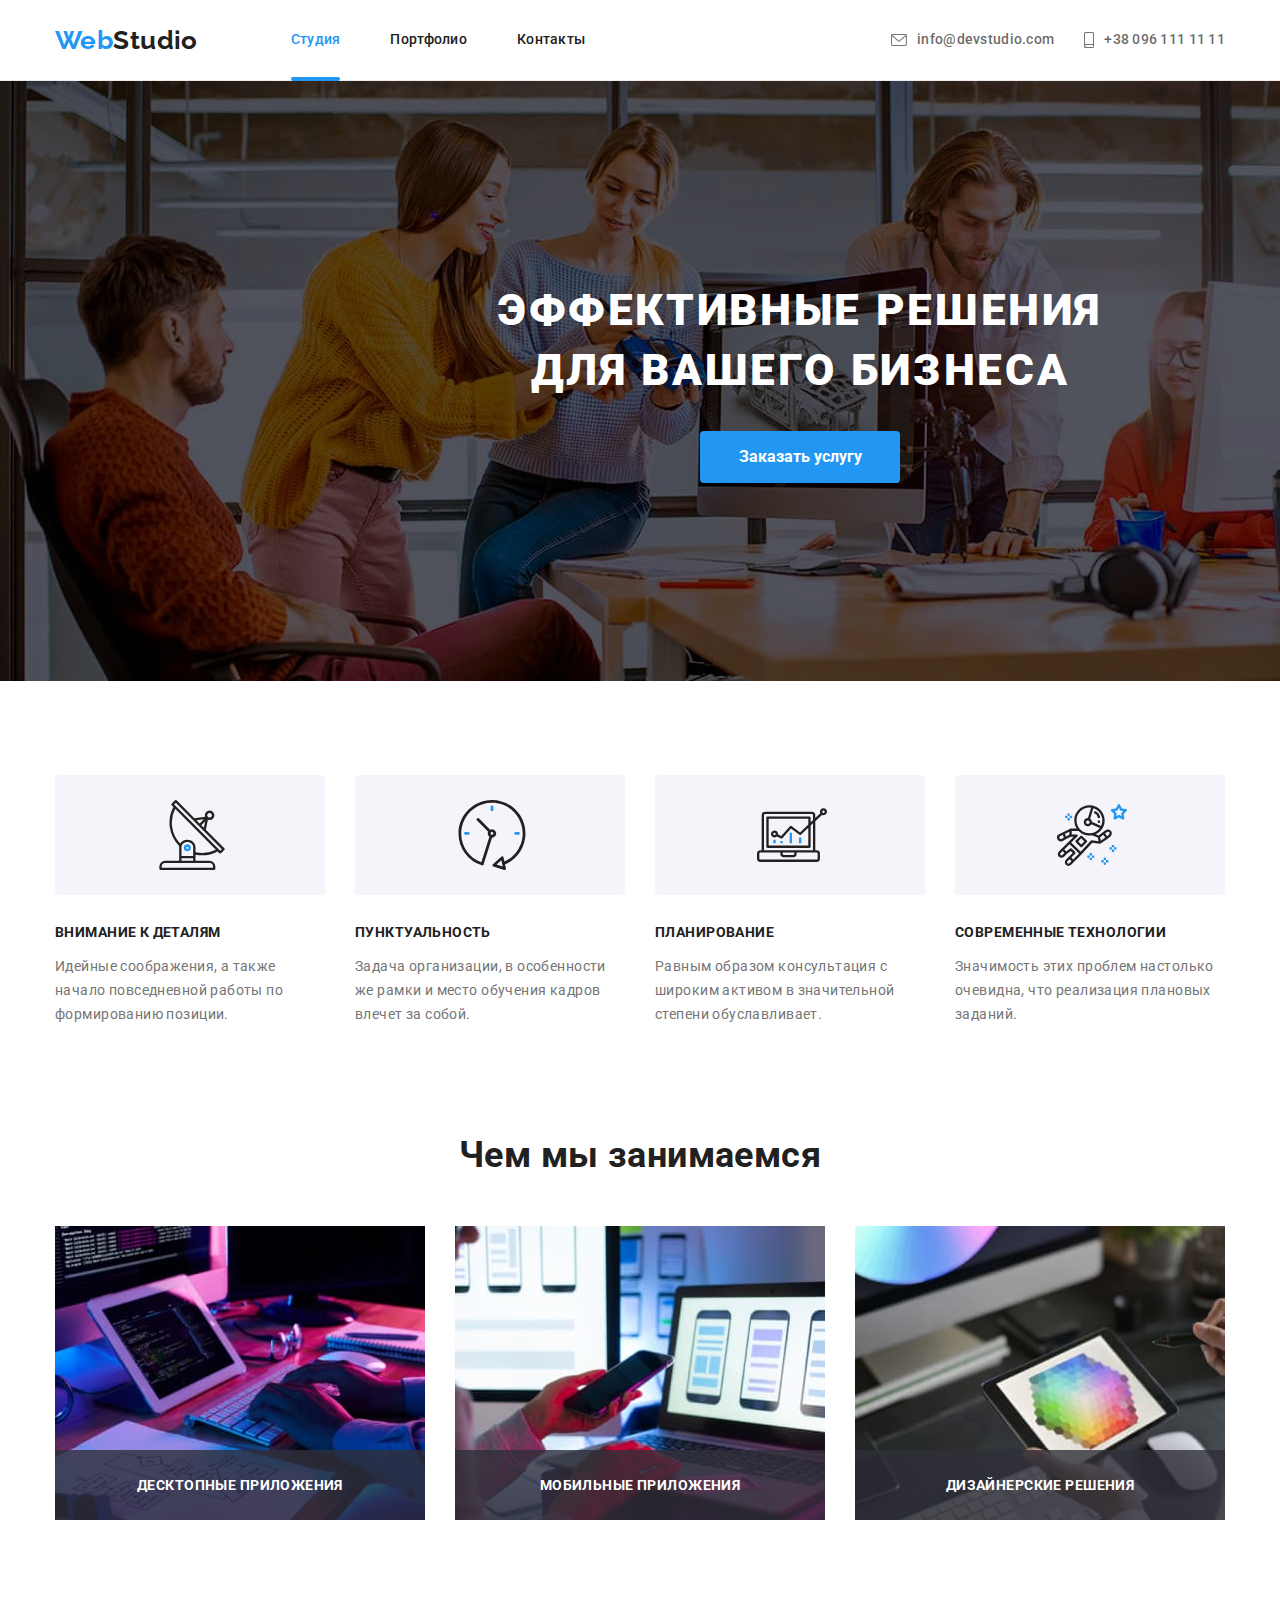
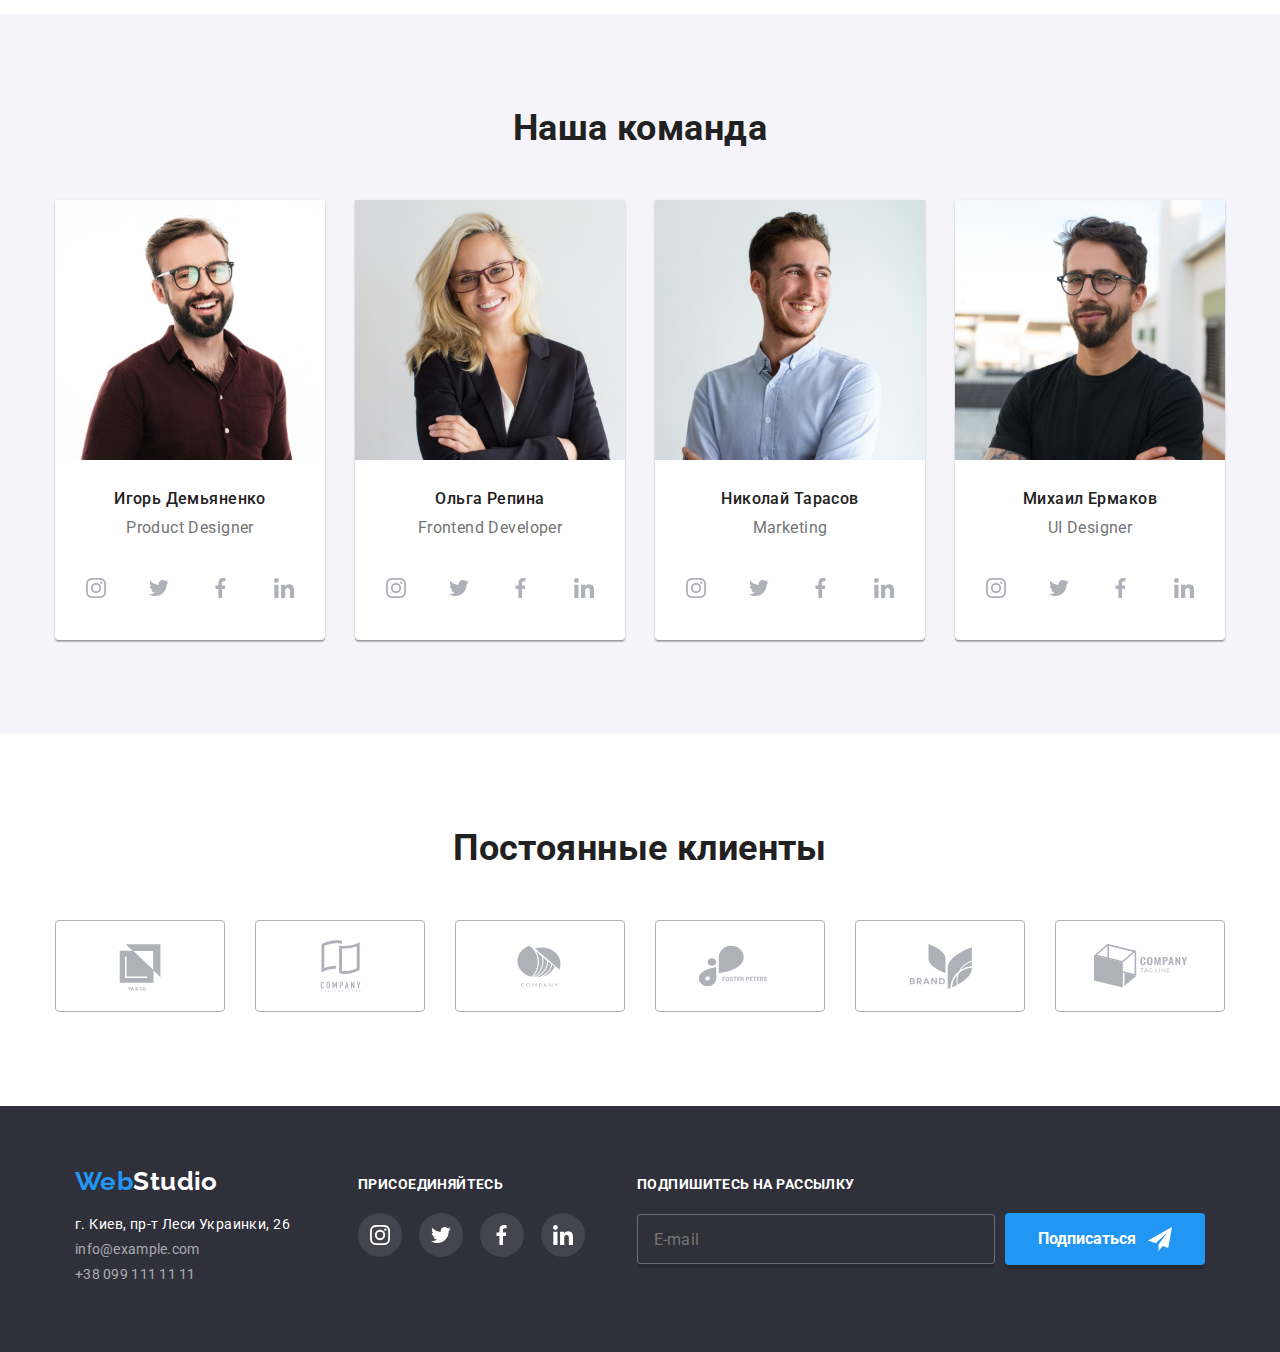
<file: index.html>
<!DOCTYPE html>
<html lang="ru">
  <head>
    <meta charset="UTF-8" />
    <meta http-equiv="X-UA-Compatible" content="IE=edge" />
    <meta name="viewport" content="width=device-width, initial-scale=1.0" />
    <title>WebStudio</title>
    <link
      href="https://fonts.googleapis.com/css2?family=Oleo+Script&family=Raleway:wght@700&family=Roboto:wght@400;500;700;900&display=swap"
      rel="stylesheet"
    />
    <link
      rel="stylesheet"
      href="https://cdnjs.cloudflare.com/ajax/libs/modern-normalize/1.1.0/modern-normalize.min.css"
    />
    <link rel="stylesheet" href="./css/styles.css" />
  </head>

  <body>
    <header class="header-border">
      <div class="container main-nav">
        <nav class="main-nav">
          <a class="first-letter" href="/"
            >Web<span class="second-letter first-letter">Studio</span></a
          >

          <ul class="site-nav list">
            <li class="item"><a class="link current" href="">Студия</a></li>
            <li class="item"><a class="link" href="./portfolio.html">Портфолио</a></li>
            <li class="item"><a class="link" href="">Контакты</a></li>
          </ul>
        </nav>

        <ul class="mail-phone-header link list">
          <li class="main-nav item">
            <a class="link icons-header current" href="mailto:info@devstudio.com">
              <svg class="first-icon" width="16" height="12">
                <use href="./images/icons.svg#envelope-hover"></use>
              </svg>
              info@devstudio.com
            </a>
          </li>
          <li class="main-nav item">
            <a class="link icons-header" href="tel:+380961111111">
              <svg class="first-icon" width="10" height="16">
                <use href="./images/icons.svg#smartphone"></use>
              </svg>
              +38 096 111 11 11</a
            >
          </li>
        </ul>
      </div>
    </header>

    <main>
      <section class="section padding overlay hero divide">
        <div class="container">
          <h1 class="hero-title">Эффективные решения <br />для вашего бизнеса</h1>
          <button class="button" type="button" data-modal-open>Заказать услугу</button>
        </div>
        <div class="backdrop is-hidden" data-modal>
          <div class="modal">
            <button data-modal-close class="button-modal">
            <svg class="" width="11" height="11">
              <use href="./images/icons.svg#x"></svg>
            </button>
            <form class="form js-speaker-form">
              <h2 class="modal-h2">Оставьте свои данные, мы вам перезвоним</h2>
              <div class="form-field">
                <label for="name">Имя</label>
                <input type="text" name="name" id="name" />
                <svg class="modal-icon" width="12" height="12">
                  <use href="./images/icons.svg#name"></use>
                </svg>
              </div>

              <div class="form-field">
                <label for="tel">Телефон</label>
                <input type="tel" name="tel" id="tel" />
                <svg class="modal-icon" width="13" height="13">
                  <use href="./images/icons.svg#phone"></use>
                </svg>
              </div>

              <div class="form-field">
                <label for="mail">Почта</label>
                <input type="email" name="mail" id="mail" />
                <svg class="modal-icon" width="16" height="12">
                  <use href="./images/icons.svg#email"></use>
                </svg>
              </div>

              <div class="form-field">
                <label for="comment">Комментарий</label>
                <textarea
                  class="comment"
                  name="comment"
                  id="comment"
                  rows="8"
                  placeholder="Введите текст"
                ></textarea>
              </div>

              <div class="form-field" style="font-size: 14px">
                <label class="label" for="policy">
                  <input class="checkbox" type="checkbox" name="policy" id="policy" />
                  <svg class="icon-checkbox" width="11" height="8">
                    <use href="./images/icons.svg#gal"></use>
                  </svg>
                  Соглашаюсь с рассылкой и принимаю
                  <a class="text-dog" href="">Условия договора</a></label
                >
              </div>

              <button class="button-modal-second" type="submit">Отправить</button>
            </form>
          </div>
        </div>
      </section>

      <section class="section">
        <div class="container">
          <ul class="feature-list list">
            <li class="item">
              <div class="feature-list-icon">
                <svg class="border-for-icon">
                  <use href="./images/icons.svg#antenna"></use>
                </svg>
              </div>
              <h3 class="title">ВНИМАНИЕ К ДЕТАЛЯМ</h3>
              <p class="feature-list-lower grey-text">
                Идейные соображения, а также начало повседневной работы по формированию позиции.
              </p>
            </li>
            <li class="item">
              <div class="feature-list-icon">
                <svg class="border-for-icon">
                  <use href="./images/icons.svg#clock"></use>
                </svg>
              </div>
              <h3 class="title">ПУНКТУАЛЬНОСТЬ</h3>
              <p class="feature-list-lower grey-text">
                Задача организации, в особенности же рамки и место обучения кадров влечет за собой.
              </p>
            </li>
            <li class="item">
              <div class="feature-list-icon">
                <svg class="border-for-icon">
                  <use href="./images/icons.svg#diagram"></use>
                </svg>
              </div>
              <h3 class="title">ПЛАНИРОВАНИЕ</h3>
              <p class="feature-list-lower grey-text">
                Равным образом консультация с широким активом в значительной степени обуславливает.
              </p>
            </li>
            <li class="item">
              <div class="feature-list-icon">
                <svg class="border-for-icon">
                  <use href="./images/icons.svg#astronaut"></use>
                </svg>
              </div>
              <h3 class="title">СОВРЕМЕННЫЕ ТЕХНОЛОГИИ</h3>
              <p class="feature-list-lower grey-text">
                Значимость этих проблем настолько очевидна, что реализация плановых заданий.
              </p>
            </li>
          </ul>
        </div>
      </section>

      <section class="divide section one-padding">
        <div class="container">
          <h2 class="divide-title">Чем мы занимаемся</h2>
          <ul class="list img-section">
            <li class="what-we-do item">
              <img
                src="./images/close-up-image-programer-working-his-desk-office.jpg"
                alt="Программист за работой"
                width="370"
              />
              <p class="text">Десктопные приложения</p>
            </li>
            <li class="what-we-do item">
              <img
                src="./images/web-ui-designers-are-developing-application-smartphones-team-creators-is-working-interface-mobile-phones.jpg"
                alt="Дизайнер создает интерфейс для мобильного приложения"
                width="370"
              />
              <p class="text">Мобильные приложения</p>
            </li>
            <li class="what-we-do item">
              <img
                src="./images/creative-artist-web-design-with-working-colour-selection-graphic-tablet.jpg"
                alt="Дизайнер работает с цветовой гаммой на графическом планшете"
                width="370"
              />
              <p class="text">Дизайнерские решения</p>
            </li>
          </ul>
        </div>
      </section>

      <section class="divide section page-our-team">
        <div class="container">
          <h2 class="divide-title">Наша команда</h2>
          <ul class="card-set list">
            <li class="item">
              <figure>
                <figcaption>
                  <img
                    src="./images/Igor_Demyanenko.jpg"
                    alt="Игорь Демьяненко-дизайнер продукта"
                    width="270"
                  />
                  <h4 class="second-divide-title">Игорь Демьяненко</h4>
                  <p class="third-divide-title">Product Designer</p>
                </figcaption>
              </figure>
              <ul class="block-icon list">
                <li class="icons-footer">
                  <a href="icons-footer">
                    <svg class="icon" width="20" height="20">
                      <use href="./images/icons.svg#instagram"></use>
                    </svg>
                  </a>
                </li>
                <li class="icons-footer">
                  <a href="icons-footer">
                    <svg class="icon" width="20" height="20">
                      <use href="./images/icons.svg#Twitter"></use>
                    </svg>
                  </a>
                </li>
                <li class="icons-footer">
                  <a href="icons-footer">
                    <svg class="icon" width="20" height="20">
                      <use href="./images/icons.svg#Facebook"></use>
                    </svg>
                  </a>
                </li>
                <li class="icons-footer">
                  <a href="icons-footer">
                    <svg class="icon" width="20" height="20">
                      <use href="./images/icons.svg#linkedin"></use>
                    </svg>
                  </a>
                </li>
              </ul>
            </li>

            <li class="item">
              <figure>
                <img
                  src="./images/Olga_Repina.jpg"
                  alt="Ольга Репина-фронтенд-разработчик"
                  width="270"
                />
                <figcaption>
                  <h4 class="second-divide-title">Ольга Репина</h4>
                  <p class="third-divide-title">Frontend Developer</p>
                </figcaption>
              </figure>
              <ul class="block-icon list">
                <li class="icons-footer">
                  <a href="icons-footer">
                    <svg class="icon" width="20" height="20">
                      <use href="./images/icons.svg#instagram"></use>
                    </svg>
                  </a>
                </li>
                <li class="icons-footer">
                  <a href="icons-footer">
                    <svg class="icon" width="20" height="20">
                      <use href="./images/icons.svg#Twitter"></use>
                    </svg>
                  </a>
                </li>
                <li class="icons-footer">
                  <a href="icons-footer">
                    <svg class="icon" width="20" height="20">
                      <use href="./images/icons.svg#Facebook"></use>
                    </svg>
                  </a>
                </li>
                <li class="icons-footer">
                  <a href="icons-footer">
                    <svg class="icon" width="20" height="20">
                      <use href="./images/icons.svg#linkedin"></use>
                    </svg>
                  </a>
                </li>
              </ul>
            </li>

            <li class="item">
              <figure>
                <img
                  src="./images/Nikolai_Tarasov.jpg"
                  alt="Николай Тарасов-маркетинг"
                  width="270"
                />
                <figcaption>
                  <h4 class="second-divide-title">Николай Тарасов</h4>
                  <p class="third-divide-title">Marketing</p>
                </figcaption>
              </figure>
              <ul class="block-icon list">
                <li class="icons-footer">
                  <a href="icons-footer">
                    <svg class="icon" width="20" height="20">
                      <use href="./images/icons.svg#instagram"></use>
                    </svg>
                  </a>
                </li>
                <li class="icons-footer">
                  <a href="icons-footer">
                    <svg class="icon" width="20" height="20">
                      <use href="./images/icons.svg#Twitter"></use>
                    </svg>
                  </a>
                </li>
                <li class="icons-footer">
                  <a href="icons-footer">
                    <svg class="icon" width="20" height="20">
                      <use href="./images/icons.svg#Facebook"></use>
                    </svg>
                  </a>
                </li>
                <li class="icons-footer">
                  <a href="icons-footer">
                    <svg class="icon" width="20" height="20">
                      <use href="./images/icons.svg#linkedin"></use>
                    </svg>
                  </a>
                </li>
              </ul>
            </li>

            <li class="item">
              <figure>
                <img
                  src="./images/Mikhail_Ermakov.jpg"
                  alt="Михаил Ермаков-дизайнер пользовательского интерфейса"
                  width="270"
                />
                <figcaption>
                  <h4 class="second-divide-title">Михаил Ермаков</h4>
                  <p class="third-divide-title">UI Designer</p>
                </figcaption>
              </figure>
              <ul class="block-icon list">
                <li class="icons-footer">
                  <a href="icons-footer">
                    <svg class="icon" width="20" height="20">
                      <use href="./images/icons.svg#instagram"></use>
                    </svg>
                  </a>
                </li>
                <li class="icons-footer">
                  <a href="icons-footer">
                    <svg class="icon" width="20" height="20">
                      <use href="./images/icons.svg#Twitter"></use>
                    </svg>
                  </a>
                </li>
                <li class="icons-footer">
                  <a href="icons-footer">
                    <svg class="icon" width="20" height="20">
                      <use href="./images/icons.svg#Facebook"></use>
                    </svg>
                  </a>
                </li>
                <li class="icons-footer">
                  <a href="icons-footer">
                    <svg class="icon" width="20" height="20">
                      <use href="./images/icons.svg#linkedin"></use>
                    </svg>
                  </a>
                </li>
              </ul>
            </li>
          </ul>
        </div>
      </section>

      <section class="divide section">
        <div class="container">
          <h2 class="divide-title">Постоянные клиенты</h2>
          <ul class="regular-customers list">
            <li class="logo-companies-icons">
              <svg class="logo" width="106" height="60">
                <use href="./images/icons.svg#Logo"></use>
              </svg>
            </li>
            <li class="logo-companies-icons">
              <svg class="logo" width="106" height="60">
                <use href="./images/icons.svg#Logo-1"></use>
              </svg>
            </li>
            <li class="logo-companies-icons">
              <svg class="logo" width="106" height="60">
                <use href="./images/icons.svg#Logo-2"></use>
              </svg>
            </li>
            <li class="logo-companies-icons">
              <svg class="logo" width="106" height="60">
                <use href="./images/icons.svg#Logo-3"></use>
              </svg>
            </li>
            <li class="logo-companies-icons">
              <svg class="logo" width="106" height="60">
                <use href="./images/icons.svg#Logo-4"></use>
              </svg>
            </li>
            <li class="logo-companies-icons">
              <svg class="logo" width="106" height="60">
                <use href="./images/icons.svg#Logo-5"></use>
              </svg>
            </li>
          </ul>
        </div>
      </section>
    </main>

    <footer class="works">
      <div class="container">
        <div class="flex-box">
          <div class="logo-footer">
            <div style="margin-bottom: 20px">
              <a class="first-letter" href=""
                >Web<span class="third-letter first-letter">Studio</span></a
              >
            </div>

            <address>
              <ul class="mail-phone-footer link list">
                <li class="adress item">г. Киев, пр-т Леси Украинки, 26</li>
                <li class="item">
                  <a class="link" href="mailto:info@example.com">info@example.com</a>
                </li>
                <li class="item"><a class="link" href="tel:+380991111111">+38 099 111 11 11</a></li>
              </ul>
            </address>
          </div>

          <div>
            <h2 class="header-footer">ПРИСОЕДИНЯЙТЕСЬ</h2>
            <ul class="list list-button">
              <li class="icons-footer" style="margin-right: 17px">
                <a href="">
                  <svg class="icon color-footer-icons" width="20" height="20">
                    <use href="./images/icons.svg#instagram"></use>
                  </svg>
                </a>
              </li>
              <li class="icons-footer" style="margin-right: 17px">
                <a href="">
                  <svg class="icon color-footer-icons" width="20" height="20">
                    <use href="./images/icons.svg#Twitter"></use>
                  </svg>
                </a>
              </li>
              <li class="icons-footer" style="margin-right: 17px">
                <a href="">
                  <svg class="icon color-footer-icons" width="20" height="20">
                    <use href="./images/icons.svg#Facebook"></use>
                  </svg>
                </a>
              </li>
              <li class="icons-footer">
                <a href="">
                  <svg class="icon color-footer-icons" width="20" height="20">
                    <use href="./images/icons.svg#linkedin"></use>
                  </svg>
                </a>
              </li>
            </ul>
          </div>
          <div>
            <h2 class="header-footer">ПОДПИШИТЕСЬ НА РАССЫЛКУ</h2>
            <div class="main-nav">
              <input
                class="futer-email"
                type="text"
                name="name"
                id="name"
                style="padding-left: 16px; font-size: 16px"
                placeholder="E-mail"
              />
              <div class="">
              <button class="futer-button button flex-box main-nav" style="margin-left: 10px">
                Подписаться
                <svg class=" main-nav" width="24" height="24" style="margin-left: 10px">
                  <use   href="./images/icons.svg#icon-send"></use>
                </svg>
              </button>
              </div>
            </div>
            </div>
          </div>
        </div>
      </div>
    </footer>
    <script src="./js/modal.js"></script>
    <script>
      (() => {
        document.querySelector('.js-speaker-form').addEventListener('submit', e => {
          e.preventDefault();

          new FormData(e.currentTarget).forEach((value, name) => console.log(`${name}: ${value}`));

          e.currentTarget.reset();
        });
      })();
    </script>
  </body>
</html>
</file>
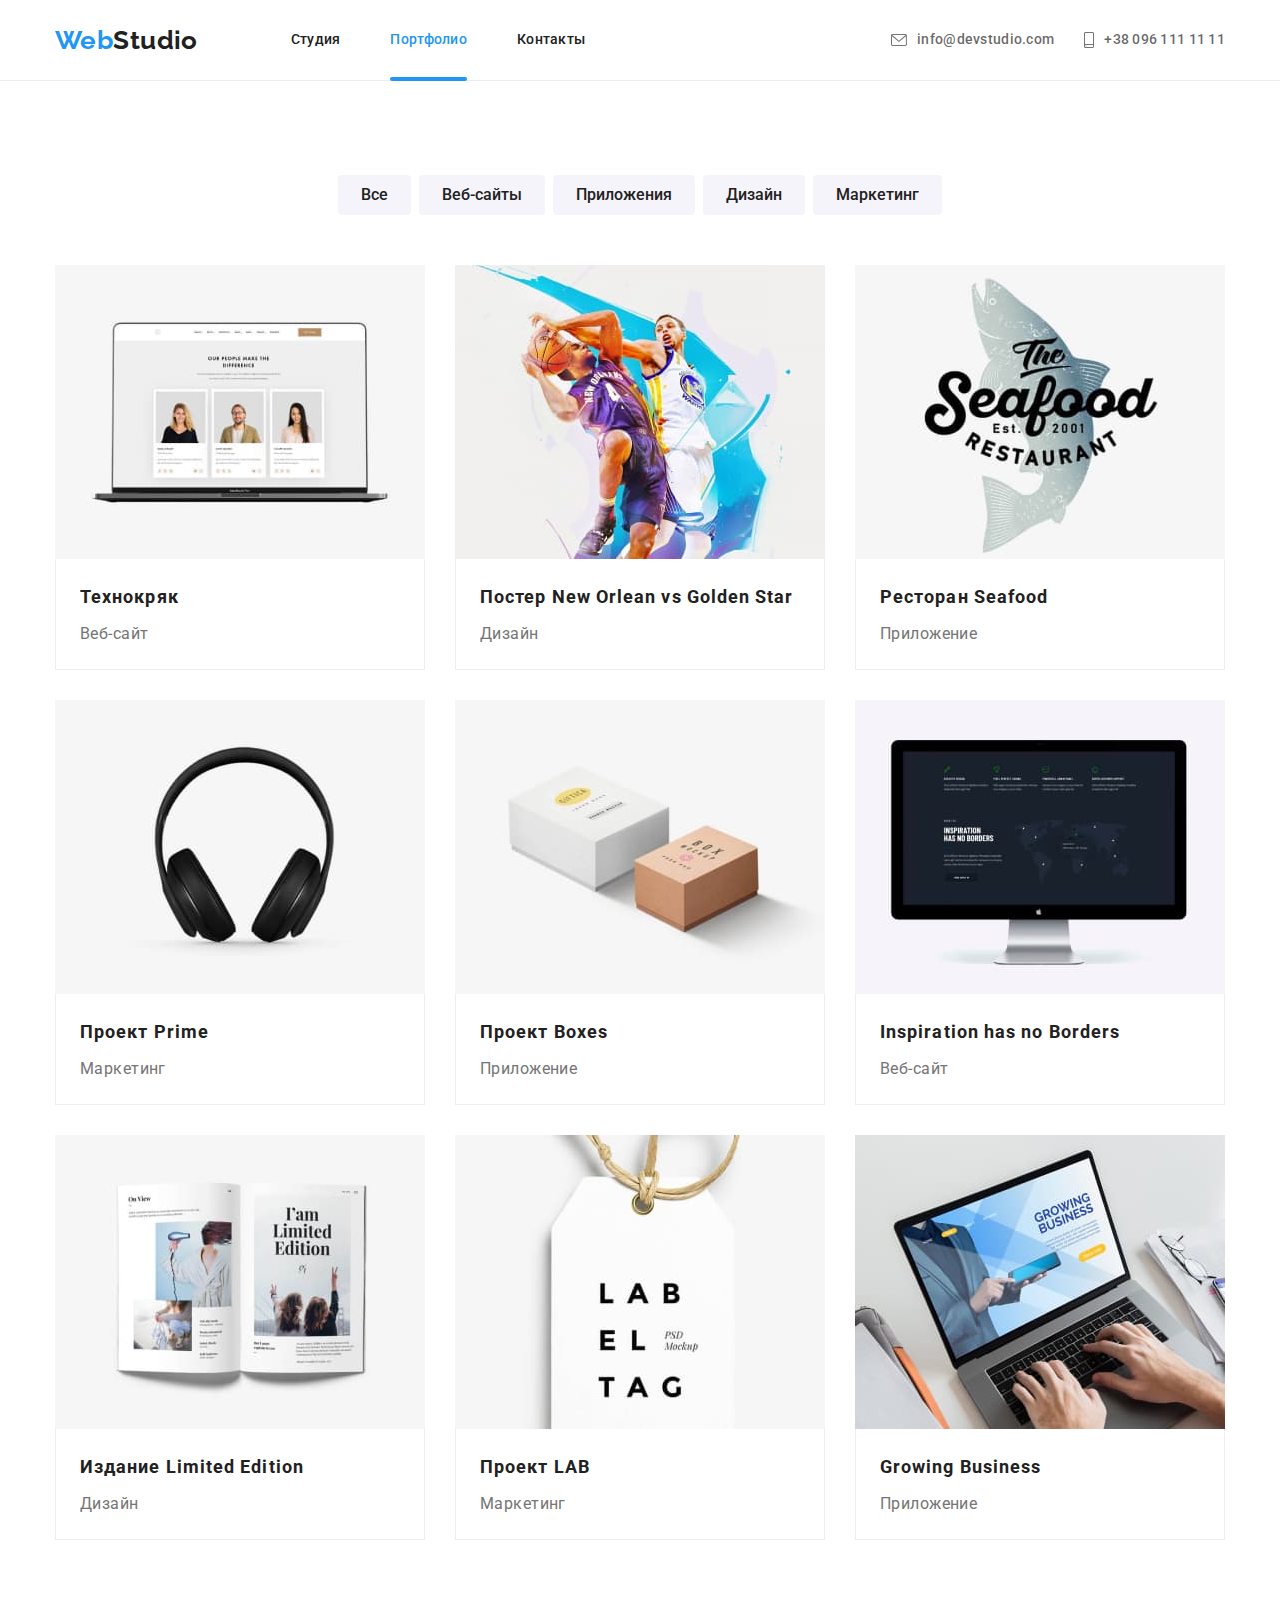
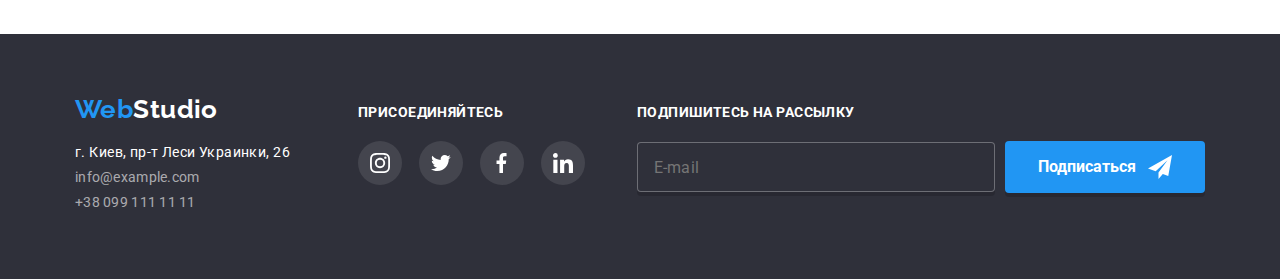
<file: portfolio.html>
<!DOCTYPE html>
<html lang="ru">
  <head>
    <meta charset="UTF-8" />
    <meta http-equiv="X-UA-Compatible" content="IE=edge" />
    <meta name="viewport" content="width=device-width, initial-scale=1.0" />
    <title>WebStudio</title>
    <link
      href="https://fonts.googleapis.com/css2?family=Oleo+Script&family=Raleway:wght@700&family=Roboto:wght@400;500;700;900&display=swap"
      rel="stylesheet"
    />
    <link
      rel="stylesheet"
      href="https://cdnjs.cloudflare.com/ajax/libs/modern-normalize/1.1.0/modern-normalize.min.css"
    />
    <link rel="stylesheet" href="./css/styles.css" />
  </head>

  <body>
    <header class="header-border">
      <div class="container main-nav">
        <nav class="main-nav">
          <a class="first-letter" href="/"
            >Web<span class="second-letter first-letter">Studio</span></a
          >

          <ul class="site-nav list">
            <li class="item"><a class="link" href="./index.html">Студия</a></li>
            <li class="item"><a class="link current" href="">Портфолио</a></li>
            <li class="item"><a class="link" href="">Контакты</a></li>
          </ul>
        </nav>

        <ul class="mail-phone-header link list">
          <li class="main-nav item">
            <a class="link icons-header current" href="mailto:info@devstudio.com">
              <svg class="first-icon" width="16" height="12">
                <use href="./images/icons.svg#envelope-hover"></use>
              </svg>
              info@devstudio.com
            </a>
          </li>
          <li class="main-nav item">
            <a class="link icons-header" href="tel:+380961111111">
              <svg class="first-icon" width="10" height="16">
                <use href="./images/icons.svg#smartphone"></use>
              </svg>
              +38 096 111 11 11</a
            >
          </li>
        </ul>
      </div>
    </header>

    <main>
      <section class="section one-padding-portfolio">
        <div class="container">
          <!--Скрытый заголовок это будет -->
          <h1 hidden>Cекция кнопок</h1>
          <ul class="list-button list">
            <li class="item">
              <button class="button-portfolio current" type="button">Все</button>
            </li>
            <li class="item">
              <button class="button-portfolio" type="button">Веб-сайты</button>
            </li>
            <li class="item">
              <button class="button-portfolio" type="button">Приложения</button>
            </li>
            <li class="item">
              <button class="button-portfolio" type="button">Дизайн</button>
            </li>
            <li class="item">
              <button class="button-portfolio" type="button">Маркетинг</button>
            </li>
          </ul>
        </div>
      </section>

      <section class="section one-padding feature-list-portfolio">
        <div class="container">
          <ul class="card-set-portfolio list">
            <li class="item">
              <figure class="cards-for-overlay">
                <div class="cards-for-overlay">
                  <img src="./images/web-site.jpg" alt="Технокряк" width="370" />
                  <div class="overlay1">
                    <p>
                      Ресурс предлагает комплексные предложения с разным уровнем функционала и
                      сервисов. Все это позволит посетителю получить исчерпывающие сведения о
                      компании или частном лице.
                    </p>
                  </div>
                </div>
                <figcaption class="border-figcaption">
                  <h2 class="h2">Технокряк</h2>
                  <p class="feature-list-portfolio-lower-text">Веб-сайт</p>
                </figcaption>
              </figure>
            </li>

            <li class="item">
              <figure class="cards-for-overlay">
                <div class="cards-for-overlay">
                  <img
                    src="./images/basketball_players.jpg"
                    alt="Постер New Orlean vs Golden Star"
                    width="370"
                  />
                  <div class="overlay1">
                    <p>
                      Ресурс предлагает комплексные предложения с разным уровнем функционала и
                      сервисов. Все это позволит посетителю получить исчерпывающие сведения о
                      компании или частном лице.
                    </p>
                  </div>
                </div>
                <figcaption class="border-figcaption">
                  <h2 class="h2">Постер New Orlean vs Golden Star</h2>
                  <p class="feature-list-portfolio-lower-text">Дизайн</p>
                </figcaption>
              </figure>
            </li>

            <li class="item">
              <figure class="cards-for-overlay">
                <div class="cards-for-overlay">
                  <img
                    src="./images/seafood_restaurant_logo.jpg"
                    alt="Ресторан Seafood"
                    width="370"
                  />
                  <div class="overlay1">
                    <p>
                      Ресурс предлагает комплексные предложения с разным уровнем функционала и
                      сервисов. Все это позволит посетителю получить исчерпывающие сведения о
                      компании или частном лице.
                    </p>
                  </div>
                </div>
                <figcaption class="border-figcaption">
                  <h2 class="h2">Ресторан Seafood</h2>
                  <p class="feature-list-portfolio-lower-text">Приложение</p>
                </figcaption>
              </figure>
            </li>

            <li class="item">
              <figure class="cards-for-overlay">
                <div class="cards-for-overlay">
                  <img src="./images/headphones.jpg" alt="Проект Prime" width="370" />
                  <div class="overlay1">
                    <p>
                      Ресурс предлагает комплексные предложения с разным уровнем функционала и
                      сервисов. Все это позволит посетителю получить исчерпывающие сведения о
                      компании или частном лице.
                    </p>
                  </div>
                </div>
                <figcaption class="border-figcaption">
                  <h2 class="h2">Проект Prime</h2>
                  <p class="feature-list-portfolio-lower-text">Маркетинг</p>
                </figcaption>
              </figure>
            </li>

            <li class="item">
              <figure class="cards-for-overlay">
                <div class="cards-for-overlay">
                  <img src="./images/project_boxes.jpg" alt="Проект Boxes" width="370" />
                  <div class="overlay1">
                    <p>
                      Ресурс предлагает комплексные предложения с разным уровнем функционала и
                      сервисов. Все это позволит посетителю получить исчерпывающие сведения о
                      компании или частном лице.
                    </p>
                  </div>
                </div>
                <figcaption class="border-figcaption">
                  <h2 class="h2">Проект Boxes</h2>
                  <p class="feature-list-portfolio-lower-text">Приложение</p>
                </figcaption>
              </figure>
            </li>

            <li class="item">
              <figure class="cards-for-overlay">
                <div class="cards-for-overlay">
                  <img
                    src="./images/inspiration_has_no_borders.jpg"
                    alt="Inspiration has no Borders"
                    width="370"
                  />
                  <div class="overlay1">
                    <p>
                      Ресурс предлагает комплексные предложения с разным уровнем функционала и
                      сервисов. Все это позволит посетителю получить исчерпывающие сведения о
                      компании или частном лице.
                    </p>
                  </div>
                </div>
                <figcaption class="border-figcaption">
                  <h2 class="h2">Inspiration has no Borders</h2>
                  <p class="feature-list-portfolio-lower-text">Веб-сайт</p>
                </figcaption>
              </figure>
            </li>

            <li class="item">
              <figure class="cards-for-overlay">
                <div class="cards-for-overlay">
                  <img
                    src="./images/limited_edition.jpg"
                    alt="Издание Limited Edition"
                    width="370"
                  />
                  <div class="overlay1">
                    <p>
                      Ресурс предлагает комплексные предложения с разным уровнем функционала и
                      сервисов. Все это позволит посетителю получить исчерпывающие сведения о
                      компании или частном лице.
                    </p>
                  </div>
                </div>
                <figcaption class="border-figcaption">
                  <h2 class="h2">Издание Limited Edition</h2>
                  <p class="feature-list-portfolio-lower-text">Дизайн</p>
                </figcaption>
              </figure>
            </li>

            <li class="item">
              <figure class="cards-for-overlay">
                <div class="cards-for-overlay">
                  <img src="./images/lab.jpg" alt="Проект LAB" width="370" />
                  <div class="overlay1">
                    <p>
                      Ресурс предлагает комплексные предложения с разным уровнем функционала и
                      сервисов. Все это позволит посетителю получить исчерпывающие сведения о
                      компании или частном лице.
                    </p>
                  </div>
                </div>
                <figcaption class="border-figcaption">
                  <h2 class="h2">Проект LAB</h2>
                  <p class="feature-list-portfolio-lower-text">Маркетинг</p>
                </figcaption>
              </figure>
            </li>

            <li class="item">
              <figure class="cards-for-overlay">
                <div class="cards-for-overlay">
                  <img src="./images/growing_business.jpg" alt="Growing Business" width="370" />
                  <div class="overlay1">
                    <p>
                      Ресурс предлагает комплексные предложения с разным уровнем функционала и
                      сервисов. Все это позволит посетителю получить исчерпывающие сведения о
                      компании или частном лице.
                    </p>
                  </div>
                </div>
                <figcaption class="border-figcaption">
                  <h2 class="h2">Growing Business</h2>
                  <p class="feature-list-portfolio-lower-text">Приложение</p>
                </figcaption>
              </figure>
            </li>
          </ul>
        </div>
      </section>
    </main>

    <footer class="works">
      <div class="container">
        <div class="flex-box">
          <div class="logo-footer">
            <div style="margin-bottom: 20px">
              <a class="first-letter" href=""
                >Web<span class="third-letter first-letter">Studio</span></a
              >
            </div>

            <address>
              <ul class="mail-phone-footer link list">
                <li class="adress item">г. Киев, пр-т Леси Украинки, 26</li>
                <li class="item">
                  <a class="link" href="mailto:info@example.com">info@example.com</a>
                </li>
                <li class="item"><a class="link" href="tel:+380991111111">+38 099 111 11 11</a></li>
              </ul>
            </address>
          </div>

          <div>
            <h2 class="header-footer">ПРИСОЕДИНЯЙТЕСЬ</h2>
            <ul class="list list-button">
              <li class="icons-footer" style="margin-right: 17px">
                <a href="">
                  <svg class="icon color-footer-icons" width="20" height="20">
                    <use href="./images/icons.svg#instagram"></use>
                  </svg>
                </a>
              </li>
              <li class="icons-footer" style="margin-right: 17px">
                <a href="">
                  <svg class="icon color-footer-icons" width="20" height="20">
                    <use href="./images/icons.svg#Twitter"></use>
                  </svg>
                </a>
              </li>
              <li class="icons-footer" style="margin-right: 17px">
                <a href="">
                  <svg class="icon color-footer-icons" width="20" height="20">
                    <use href="./images/icons.svg#Facebook"></use>
                  </svg>
                </a>
              </li>
              <li class="icons-footer">
                <a href="">
                  <svg class="icon color-footer-icons" width="20" height="20">
                    <use href="./images/icons.svg#linkedin"></use>
                  </svg>
                </a>
              </li>
            </ul>
          </div>
          <div>
            <h2 class="header-footer">ПОДПИШИТЕСЬ НА РАССЫЛКУ</h2>
            <div class="main-nav">
              <input
                class="futer-email"
                type="text"
                name="name"
                id="name"
                style="padding-left: 16px; font-size: 16px"
                placeholder="E-mail"
              />
              <div class="">
              <button class="button flex-box main-nav" style="margin-left: 10px">
                Подписаться
                <svg class="main-nav" width="24" height="24" style="margin-left: 10px">
                  <use href="./images/icons.svg#icon-send"></use>
                </svg>
              </button>
              </div>
            </div>
            </div>
          </div>
        </div>
      </div>
    </footer>
  </body>
</html>
</file>
<file: css/styles.css>
/*цвет основного текста background: #212121;*/
/*вторичный цвет текста background: #757575;*/
/*белый #FFFFFF*/
/*акцент #2196f3*/
/*вторичный цвет фона #F5F4FA*/

:root {
  --primary-text-color: #212121;
  --title-text-color: #757575;
  --accent-color: #2196f3;
  --primary-white-color: #ffffff;
  --second-background-color: #2F303A;
  --button-portfolio-background-color: #F5F4FA;
  --mail-phone-header-button: rgba(0, 0, 0, 0.6);
  --mail-phone-footer-button: rgba(255, 255, 255, 0.6);
  --card-set-icon-color: #AFB1B8;
  --footer-icons-color: rgba(255, 255, 255, 0.1);
}

*,
*::before,
*::after {
  box-sizing: border-box;
}

.flex-box {
  display: flex;
}

body {
  background-color: var(--primary-white-color);
  color: var(--primary-text-color);
  font-family: Roboto, sans-serif;
  font-size: 14px;
  line-height: 1.71;
  letter-spacing: 0.03em;
}

.container {
  margin-left: auto;
  margin-right: auto;
  padding-left: 15px;
  padding-right: 15px;
  width: 1200px;
}

/*логотип first second third*/

.first-letter {
  color: var(--accent-color);
  font-family: Raleway, sans-serif;
  font-weight: 700;
  font-size: 26px;
  line-height: 1.19;
  text-decoration: none;
}

.second-letter {
  color: var(--primary-text-color);
}

.third-letter {
  color: var(--primary-white-color);

}

/*list список*/

.list {
  padding: 0;
  margin: 0;
  list-style: none;
}


/*Page our team*/
.page-our-team {
  background-color: var(--button-portfolio-background-color)
}

/*main-nav*/
.main-nav {
  display: flex;
  align-items: center;
}

/*Site nav*/
.site-nav {
  display: flex;
  margin-left: 93px;
  transition-duration: 250ms;
  transition-timing-function: cubic-bezier(0.4, 0, 0.2, 1);
}

.site-nav .item+.item {
  margin-left: 50px;
}

.site-nav .link {
  position: relative;
  ;
  display: block;
  padding-top: 32px;
  padding-bottom: 32px;

  color: var(--primary-text-color);

  font-weight: 500;
  font-size: 14px;
  line-height: 1.14;
  letter-spacing: 0.02em;
  text-decoration: none;
  transition-duration: 250ms;
  transition-timing-function: cubic-bezier(0.4, 0, 0.2, 1);
}

.site-nav .link:hover,
.site-nav .link:focus {
  color: var(--accent-color);
}

.site-nav .link.current {
  color: var(--accent-color);
}

.site-nav .link.current::after {
  position: absolute;
  left: 0;
  bottom: 0;
  content: '';
  display: block;
  width: 100%;
  height: 4px;
  background-color: var(--accent-color);
  border-radius: 2px;
  bottom: -1px;
}

/*телефон и почта для хедера */

.mail-phone-header {
  display: flex;
  margin-left: auto;
}

.mail-phone-header .item+.item {
  display: flex;
  margin-left: 30px;
  justify-content: space-between;
  align-content: flex-end;
}

.mail-phone-header .link {
  display: contents;
  color: var(--mail-phone-header-button);

  font-style: normal;
  font-weight: 500;
  font-size: 14px;
  line-height: 1.14;
  letter-spacing: 0.02em;
  text-decoration: none;
  transition-duration: 250ms;
  transition-timing-function: cubic-bezier(0.4, 0, 0.2, 1);
}

.mail-phone-header .link:hover,
.mail-phone-header .link:focus {
  color: var(--accent-color);
}

.icons-header {
  display: flex;
  fill: var(--title-text-color);
  cursor: pointer;
  flex-direction: row;
  align-items: center;
  transition-duration: 250ms;
  transition-timing-function: cubic-bezier(0.4, 0, 0.2, 1);
}

.first-icon {
  margin-right: 10px;
}


.icons-header:hover {
  fill: var(--accent-color);
}




.header-border {
  border-bottom: 1px solid #ECECEC;
}

/*телефон и почта для футера */
.block-icon {
  display: flex;
  justify-content: space-evenly
}


.mail-phone-footer .item {
  margin-top: 0px;
  margin-bottom: 9px;
}

.mail-phone-footer .link {
  color: var(--mail-phone-footer-button);
  font-style: normal;
  font-size: 14px;
  line-height: 1.14;
  letter-spacing: 0.02em;
  text-decoration: none;
  transition-duration: 250ms;
  transition-timing-function: cubic-bezier(0.4, 0, 0.2, 1);
}

.mail-phone-footer .link:hover,
.mail-phone-footer .link:focus {
  color: var(--accent-color);
}


.header-footer {
  margin-left: 0;
  margin-bottom: 20px;
  color: var(--primary-white-color);
  font-size: 14px;
  font-style: normal;
  line-height: 1.14;
  padding-left: 0;
}

.logo-footer {
  width: 231px;
  color: var(--primary-white-color);

  font-style: normal;
  line-height: 1.14;
}

.adress {
  color: var(--primary-white-color);
  font-style: normal;
  width: 231px;
  margin-left: 0;
  margin-right: 0;
}

.icons-footer {
  display: flex;
  border: none;
  margin-bottom: 30px;
  width: 44px;
  height: 44px;
  border-radius: 50%;
  background-color: var(--footer-icons-color);
  cursor: pointer;
  fill: var(--card-set-icon-color);
  align-items: center;
  justify-content: center;
  transition-duration: 250ms;
  transition-timing-function: cubic-bezier(0.4, 0, 0.2, 1);
}

.icons-footer:hover {
  fill: var(--primary-white-color);
  background-color: var(--accent-color);
}

.hero {
  text-align: center;
}

.hero-title {
  margin-top: 0;
  margin-bottom: 30px;
  text-transform: uppercase;

  color: var(--primary-white-color);
  font-weight: 900;
  font-size: 44px;
  line-height: 1.36;
  letter-spacing: 0.06em;
}

.img-section {
  display: flex;
  flex-wrap: wrap;
  margin-top: 0;
  margin-bottom: 0;
}

.img-section .item {
  display: inherit;
  width: 370px;
}

.img-section .item+.item {
  margin-left: 30px;
}


.card-set {
  display: flex;
  flex-wrap: wrap;
}

figure {
  margin-left: 0;
  margin-right: 0;
  margin-top: 0px;
  margin-bottom: 0;
}

.card-set .item {
  background: #FFFFFF;
  box-shadow: 0px 1px 3px rgba(0, 0, 0, 0.12),
    0px 1px 1px rgba(0, 0, 0, 0.14),
    0px 2px 1px rgba(0, 0, 0, 0.2);
  border-radius: 0px 0px 4px 4px;
  width: 270px;
}


.card-set .item+.item {
  margin-left: 30px;
}

/*icons for card-set index*/


.icon {
  display: block;
  transition-duration: 250ms;
  transition-timing-function: cubic-bezier(0.4, 0, 0.2, 1);
}



.icons-comand:hover {
  fill: var(--primary-white-color);
}


.color-footer-icons {
  fill: #ffffff;
}





/*под вопросом!!!!!!!!!!!!!!!!!!!!!*/
.logo-companies-icons {
  width: 170px;
  height: 92px;
  fill: var(--card-set-icon-color);
  border: 1px solid #AFB1B8;
  border-radius: 4px;
  cursor: pointer;
}

.logo {
  margin-left: 32px;
  margin-top: 16px;
  transition-duration: 250ms;
  transition-timing-function: cubic-bezier(0.4, 0, 0.2, 1);
}


.logo-companies-icons:hover {
  fill: var(--accent-color);
  border: 1px solid var(--accent-color);
}

/*!!!!!!!!!!!!*/


img {
  display: block;
}


/*card set for portfolio*/

.card-set-portfolio {
  display: flex;
  flex-wrap: wrap;
  margin-left: -30px;
  margin-top: -30px;
}

.card-set-portfolio .item {
  margin-left: 30px;
  margin-top: 30px;
  flex-basis: calc((100% - 90px) / 3);
  width: 370px;
  justify-content: center;
  cursor: pointer;
  transition-duration: 250ms;
  transition-timing-function: cubic-bezier(0.4, 0, 0.2, 1);
}

.card-set-portfolio .item:hover {
  box-shadow: 0px 1px 1px rgba(0, 0, 0, 0.12), 0px 4px 4px rgba(0, 0, 0, 0.06), 1px 4px 6px rgba(0, 0, 0, 0.16);
}

.border-figcaption {
  margin-top: -20px;
  padding-top: 20px;
  border-left: 1px solid #EEEEEE;
  border-right: 1px solid #EEEEEE;
  border-bottom: 1px solid #EEEEEE;
}

.cards-for-overlay {
  position: relative;
  margin-left: auto;
  margin-right: auto;
  overflow: hidden;
  transition-duration: 250ms;
  transition-timing-function: cubic-bezier(0.4, 0, 0.2, 1);
}

.cards-for-overlay:hover .overlay1 {
  transform: translatey(0);
}

.overlay1 {
  position: absolute;
  top: 0;
  left: 0;
  width: 100%;
  height: 100%;
  background-color: rgba(33, 150, 243, 0.9);

  transform: translatey(110%);
  transition-duration: 250ms;
  transition-timing-function: cubic-bezier(0.4, 0, 0.2, 1);
}

.overlay1>p {
  font-size: 18px;
  line-height: 1.55;
  color: var(--primary-white-color);
  margin: 63px 24px;

}

.overlay1 code {
  display: inline-block;
  padding: 2px 4px;
  border-radius: 2px;
  background-color: #fff;
  color: #2a2a2a;
}



.divide-title {
  margin-top: 0;
  margin-bottom: 50px;


  text-align: center;

  font-weight: 700;
  font-size: 36px;
  line-height: 1.16;
}

.second-divide-title {
  margin-top: 30px;
  margin-bottom: 10px;
  text-align: center;
  font-weight: 500;
  font-size: 16px;
  line-height: 1.18;
}

.third-divide-title {
  margin-top: 0;
  margin-bottom: 28px;

  text-align: center;

  color: var(--title-text-color);
  font-size: 16px;
  line-height: 1.18;
}

.regular-customers {
  display: flex;
  justify-content: space-between;
}

/*Works*/


.works {
  display: flex;
  background-color: #2F303A;
  padding: 60px;
}

/*Section*/
.section {
  padding-top: 94px;
  padding-bottom: 94px;
}

.section.no-padding {
  padding-top: 0;
  padding-bottom: 0;
}

.section.one-padding {
  padding-top: 0;
  padding-bottom: 94px;
}

.section.padding {
  background-color: #2F303A;
  padding: 200px;
}

.section.one-padding-portfolio {
  padding-top: 94px;
  padding-bottom: 0;
}

/*Features*/

/*For index*/

.feature-list .title {
  margin-top: 0;
  margin-bottom: 10;
  font-weight: 700;
  font-size: 14px;
  line-height: 1.14;
}

.feature-list {
  display: flex;
  flex-wrap: wrap;
}

.feature-list .item {
  width: 270px;
}

.feature-list .item+.item {
  margin-left: 30px;
}

/*first icon*/

.feature-list-icon {
  margin-bottom: 30px;
  width: 270px;
  height: 120px;
  border-radius: 4px;
  background: var(--button-portfolio-background-color)
}

.border-for-icon {
  margin-left: 102px;
  margin-top: 25px;
  margin-bottom: 25px;
  width: 70px;
  height: 70px;
}




.feature-list-lower .title {
  line-height: 1.71;
}

.grey-text {
  color: var(--title-text-color);
}


/*For portfolio*/

.feature-list-portfolio .title, .h2 {
  margin-top: 0;
  margin-bottom: 0;
  padding-top: 20px;
  padding-bottom: 4px;
  font-weight: 700;
  font-size: 18px;
  line-height: 2;
  letter-spacing: 0.06em;
}

.feature-list-portfolio-lower-text,  .h2 {
  padding-left: 24px;
  padding-right: 24px;
}

.feature-list-portfolio-lower-text {
  margin-top: 0;
  margin-bottom: 0;
  padding-bottom: 20px;

  color: var(--title-text-color);

  font-size: 16px;
  line-height: 1.87;
}

/*Button*/
.button {
  display: inline-block;
  border-radius: 4px;
  padding: 10px 32px;
  min-width: 200px;
  border: 1px solid transparent;
  outline: none;

  color: var(--primary-white-color);
  background-color: var(--accent-color);

  font-family: Roboto, sans-serif;
  font-weight: 700;
  font-size: 16px;
  line-height: 1.875;
  cursor: pointer;
  text-align: center;
  box-shadow: 0px 4px rgba(0, 0, 0, 0.15);
  fill: var(--primary-white-color); 
  transition-duration: 250ms;
  transition-timing-function: cubic-bezier(0.4, 0, 0.2, 1);

}
.button:hover {
fill: #2196f3;
color: #2196f3;
background-color: var(--primary-white-color);
}


.list-button {
  display: flex;
  justify-content: center;
}

.list-button .item+.item {
  margin-left: 8px;
}

.button-portfolio {
  margin-bottom: 50px;
  border-radius: 4px;
  padding: 6px 22px;
  min-width: 73px;
  border: 1px solid transparent;

  color: var(--primary-text-color);
  background-color: var(--button-portfolio-background-color);

  font-family: Roboto, sans-serif;
  font-weight: 500;
  font-size: 16px;
  line-height: 1.625;
  cursor: pointer;
  transition-duration: 250ms;
  transition-timing-function: cubic-bezier(0.4, 0, 0.2, 1);
}


.button-portfolio:hover,
.button-portfolio:focus {
  background-color: var(--accent-color);
  color: var(--primary-white-color);
  box-shadow: 0px 3px 1px rgba(0, 0, 0, 0.1), 0px 1px 2px rgba(0, 0, 0, 0.08), 0px 2px 2px rgba(0, 0, 0, 0.12);
}

/*OVERlay*/
.overlay {
  max-width: 1600px;
  height: 600px;
  margin-left: auto;
  margin-right: auto;
  background-image: linear-gradient(to right, rgba(0, 0, 0, 0.4), rgba(0, 0, 0, 0.4)), url('../images/header.jpg');
  background-repeat: no-repeat;
  background-size: cover;
}



.flex-box {
  display: flex;
  justify-content: space-between;
}

.what-we-do {
  position: relative;
}

.text {
  position: absolute;
  left: 0;
  bottom: 0;
  width: 100%;
  margin: 0;
  height: 70px;
  color: #fff;
  text-transform: uppercase;
  background-color: rgba(47, 48, 58, 0.8);
  font-weight: 700;
  text-align: center;
  line-height: 70px;
}



.backdrop {
  z-index: 1;
  position: fixed;
  top: 0;
  left: 0;
  width: 100%;
  height: 100%;
  background-color: rgba(0, 0, 0, 0.2);
  opacity: 1;
  transition: opacity 250ms cubic-bezier(0.4, 0, 0.2, 1);
}

.backdrop.is-hidden {
  visibility: inherit;
  opacity: 0;
  pointer-events: none;
}

.backdrop.is-hidden .modal {
  transform: translate(-50%, -50%) scale(0.9);
}

.modal {
  min-width: 528px;
  min-height: 581px;
  background-color: var(--primary-white-color);
  position: absolute;
  border-radius: 4px;

  top: 50%;
  left: 50%;

  transform: translate(-50%, -50%) scale(1);

  transition: transform 250ms cubic-bezier(0.4, 0, 0.2, 1);
}

.button-modal {
  display: inline-block;
  padding: 7px 8px;
  border: 1px solid rgba(0, 0, 0, 0.1);
  position: absolute;
  top: 8px;
  right: 8px;
  width: 30px;
  height: 30px;
  border-radius: 50%;
  background-color: var(--primary-white-color);
  background-repeat: no-repeat;
  background-position: center;
  cursor: pointer;
  transition-duration: 250ms;
  transition-timing-function: cubic-bezier(0.4, 0, 0.2, 1);
}

.button-modal:hover,
.button-modal:focus {
  fill: var(--accent-color);
}

.button-modal-second {
  display: inline-block;
  border-radius: 4px;
  padding: 10px 32px;
  min-width: 200px;
  border: 1px solid transparent;
  margin-top: 20px;


  color: var(--primary-white-color);
  background-color: var(--accent-color);

  font-family: Roboto, sans-serif;
  font-weight: 700px;
  font-size: 16px;
  line-height: 1.875;
  cursor: pointer;
  text-align: center;
  box-shadow: 0px 4px 4px rgba(0, 0, 0, 0.15);
  transition-duration: 250ms;
  transition-timing-function: cubic-bezier(0.4, 0, 0.2, 1);
}
.button-modal-second:hover{
  color: #2196f3;
  background-color: var(--primary-white-color);
}

.modal-h2{
  margin-top: 2px;
  margin-bottom: 12px;
  font-weight: 700;
  font-size: 20px;
  line-height: 1.15;
  text-align: center;
}

textarea{ /*textarea-это элемент формы для создания области,
в которую можно вводить несколько строк текста.*/
  resize: none;
  cursor: pointer;
  outline: none;
  width: 448px;
  height: 120px;
  transition-duration: 250ms;
  transition-timing-function: cubic-bezier(0.4, 0, 0.2, 1);
}

textarea::placeholder{
  color: rgba(117, 117, 117, 0.5);
}

textarea:hover,
textarea:focus{
  border: 1px solid var(--accent-color);
} 


.form {
  margin-left: auto;
  margin-right: auto;
  padding: 40px;
}

.form-field {
  position: relative;
  display: flex;
  flex-direction: column;
  margin-bottom: 10px;
  font-size: 12px;
  line-height: 1.16;
  letter-spacing: 0.01em;
  transition-duration: 250ms;
  transition-timing-function: cubic-bezier(0.4, 0, 0.2, 1);
}

.form-field:hover,
.form-field:focus-within{
  fill: var(--accent-color);
}

.form-field label { /*поля для заполнения на форме вывода */
  display: flex;
  margin-bottom: 4px;
  color: var(--title-text-color);
  cursor: pointer;
}

.form-field input { /*вывод формы*/
  margin: 0;
  padding-left: 42px;
  width: 448px;
  height: 40px;
  border-radius: 4px;
  border: 1px solid rgba(33, 33, 33, 0.2);
  cursor: pointer;
  outline: none;
}

.form-field input:hover, /*ховер и фокус для бордера вывода*/
.form-field input:focus {
  border: 1px solid var(--accent-color);
}

.modal-icon { /*класс для иконок модального окна*/
  position: absolute;
  margin-top: 32px;
  margin-left: 15px;
  cursor: pointer;
}



.comment{  /*класс для формы заполнения комментария*/
  padding: 16px;
  border-radius: 4px;
  border: 1px solid rgba(33, 33, 33, 0.2);
}



.comment{  /*класс для формы заполнения комментария*/
  padding: 16px;
  border-radius: 4px;
  border: 1px solid rgba(33, 33, 33, 0.2);
}



.text-dog{
  color: var(--accent-color);
  margin-left: 5px;
}

.checkbox {
  position: absolute;
  width: 1px;
  height: 1px;
  margin: -1px;
  border: 0;
  padding: 0;
  clip: rect(0 0 0 0);
  overflow: hidden;
}

.icon-checkbox {
  display: inline-block;
  width: 16px;
  height: 15px;
  margin-left: 12px;
  margin-right: 8px;
  border: 2px solid #2a2a2a;
  border-radius: 2px;
  transition: transform 250ms linear;
}

.checkbox:checked + .icon-checkbox {
  border-color: transparent;
  background-color: var(--accent-color);
  background-size: contain;
  background-origin: border-box;
}

.label {
  display: block;
  transition: transform 250ms linear;
  margin-top: 20px;
}
.checkbox:checked~.label {
  transform: translateX(20px);
}

.futer-email {
  position: relative;
  outline: none;
  display: flex;
  flex-direction: column;
  font-size: 14px;
  line-height: 1.16;
  letter-spacing: 0.01em;
  min-width: 358px;
  height: 50px;
  border-radius: 4px;
  background-color: var(--second-background-color);
  border: 1px  solid rgba(255, 255, 255, 0.3);
  box-shadow: 0px 4px rgba(0, 0, 0, 0.15);
  color: var(--primary-white-color);
}
</file>
